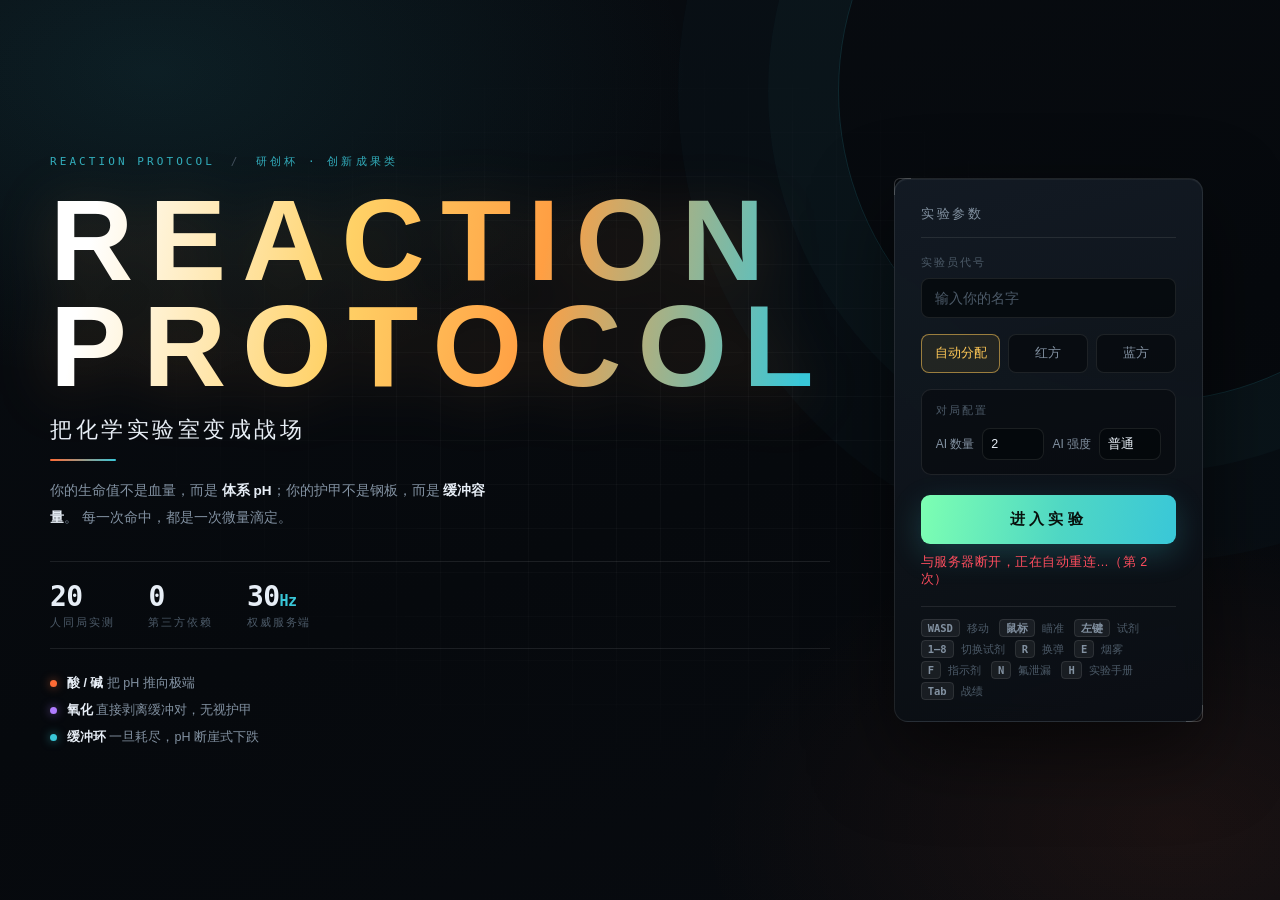
<file: public/index.html>
<!DOCTYPE html>
<html lang="zh-CN">
<head>
<meta charset="utf-8">
<meta name="viewport" content="width=device-width, initial-scale=1, maximum-scale=1, user-scalable=no, viewport-fit=cover">
<meta name="mobile-web-app-capable" content="yes">
<title>Reaction Protocol</title>
<script>
  window.__errors = [];
  window.addEventListener("error", function (e) {
    window.__errors.push((e.message || "error") + " @" + (e.filename || "") + ":" + (e.lineno || 0));
  });
</script>
<link rel="stylesheet" href="style.css">
</head>
<body>
<canvas id="cv"></canvas>

<div id="start">
  <div class="menu">
    <!-- 左：品牌与规则 -->
    <section class="brand">
      <div class="eyebrow">REACTION PROTOCOL <span class="slash">/</span> 研创杯 · 创新成果类</div>
      <h1>REACTION<br>PROTOCOL</h1>
      <p class="tagline">把化学实验室变成战场</p>
      <p class="lede">
        你的生命值不是血量，而是 <b>体系 pH</b>；你的护甲不是钢板，而是 <b>缓冲容量</b>。
        每一次命中，都是一次微量滴定。
      </p>
      <div class="stats">
        <div><b>20</b><span>人同局实测</span></div>
        <div><b>0</b><span>第三方依赖</span></div>
        <div><b>30<em>Hz</em></b><span>权威服务端</span></div>
      </div>
      <div class="rules">
        <div class="rule"><i class="dot acid"></i><span><b>酸 / 碱</b> 把 pH 推向极端</span></div>
        <div class="rule"><i class="dot ox"></i><span><b>氧化</b> 直接剥离缓冲对，无视护甲</span></div>
        <div class="rule"><i class="dot base"></i><span><b>缓冲环</b> 一旦耗尽，pH 断崖式下跌</span></div>
      </div>
    </section>

    <!-- 右：实验参数 -->
    <section class="setup">
      <div class="setup-head">
        <span class="setup-title">实验参数</span>
        <span id="hostTag" class="host-tag"></span>
      </div>

      <label class="field">
        <span>实验员代号</span>
        <input id="nameInput" maxlength="12" placeholder="输入你的名字" autocomplete="off">
      </label>

      <div class="teams">
        <label><input type="radio" name="team" value="auto" checked><span>自动分配</span></label>
        <label><input type="radio" name="team" value="red"><span class="red">红方</span></label>
        <label><input type="radio" name="team" value="blue"><span class="blue">蓝方</span></label>
      </div>

      <div class="room">
        <div class="room-title">对局配置</div>
        <div class="room-row">
          <label for="botCount">AI 数量</label>
          <select id="botCount">
            <option value="0">0（人人对战）</option>
            <option value="1">1</option>
            <option value="2" selected>2</option>
            <option value="4">4</option>
            <option value="6">6</option>
            <option value="8">8</option>
          </select>
          <label for="botDiff">AI 强度</label>
          <select id="botDiff">
            <option value="easy">简单</option>
            <option value="normal" selected>普通</option>
            <option value="hard">困难</option>
          </select>
        </div>
      </div>

      <button id="joinBtn">进入实验</button>
      <div class="guest-note">普通客户端：等房主创建对局后，点此加入</div>
      <div id="connTip"></div>

      <div class="keys">
        <span><b>WASD</b> 移动</span><span><b>鼠标</b> 瞄准</span><span><b>左键</b> 试剂</span>
        <span><b>1–8</b> 切换试剂</span><span><b>R</b> 换弹</span><span><b>E</b> 烟雾</span>
        <span><b>F</b> 指示剂</span><span><b>N</b> 氟泄漏</span><span><b>H</b> 实验手册</span><span><b>Tab</b> 战绩</span>
      </div>
    </section>
  </div>
</div>

<input id="chatInput" maxlength="80" placeholder="输入消息，Enter 发送" autocomplete="off">
<script src="ui.js"></script>
<script src="game.js"></script>
<script src="tutorial.js"></script>
</body>
</html>
</file>
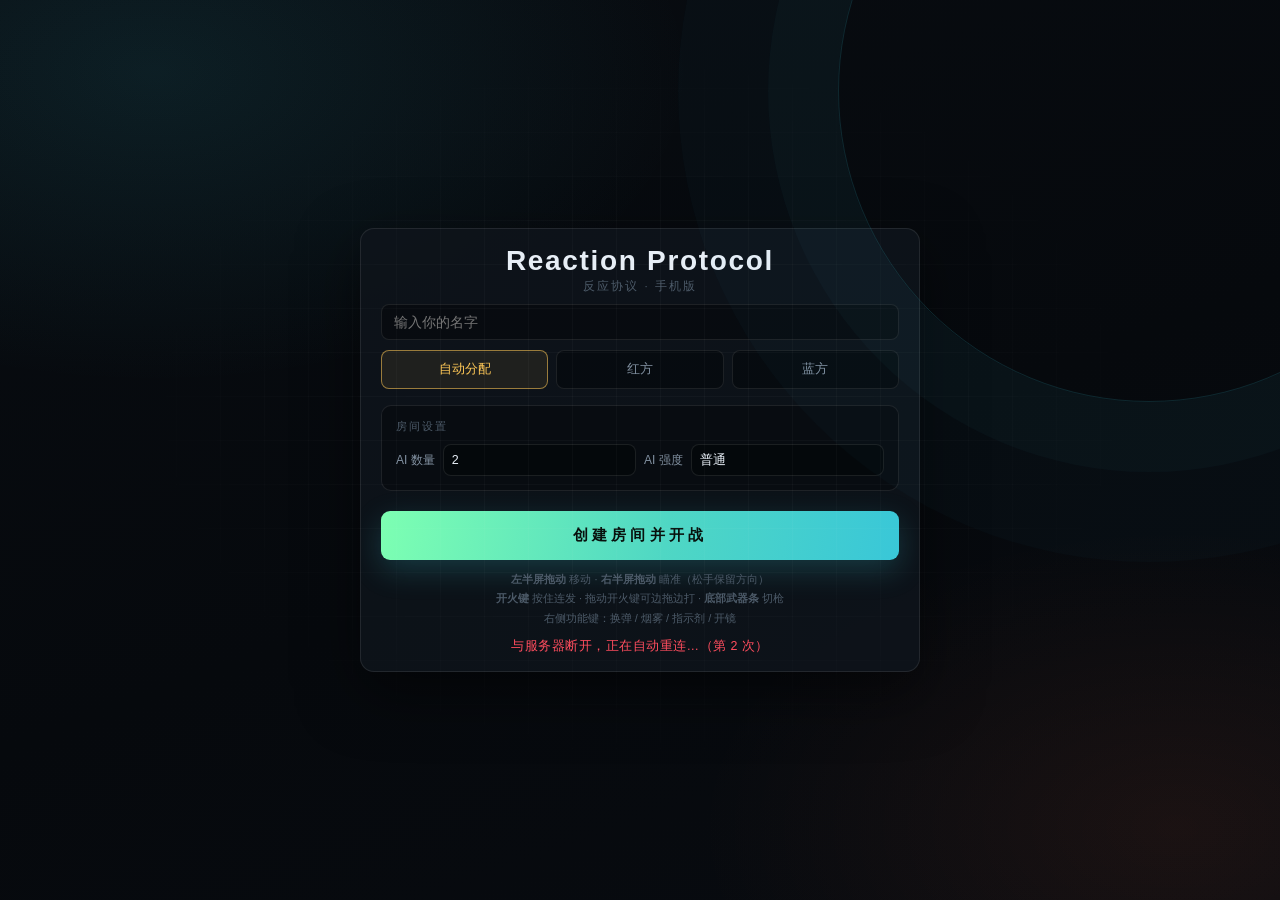
<file: public/mobile.html>
<!DOCTYPE html>
<html lang="zh-CN">
<head>
<meta charset="utf-8">
<meta name="viewport" content="width=device-width, initial-scale=1, maximum-scale=1, user-scalable=no, viewport-fit=cover">
<meta name="mobile-web-app-capable" content="yes">
<title>Reaction Protocol · 手机版</title>
<link rel="stylesheet" href="style.css">
<style>
  /* ---------- 手机版开始界面（mobile.html 专用，不影响 PC 端 index.html） ---------- */
  #start .panel {
    width: min(560px, 92vw); max-height: 100%; box-sizing: border-box;
    padding: 16px 20px; border-radius: 14px; text-align: center;
    background: var(--panel); border: 1px solid var(--line);
    box-shadow: 0 20px 60px rgba(0, 0, 0, 0.5);
    overflow-y: auto;
  }
  #start .panel h1 { font-size: 28px; margin: 0 0 2px; letter-spacing: 0.06em; color: var(--ink); }
  #start .panel .sub { font-size: 11.5px; color: var(--faint); margin: 0 0 10px; letter-spacing: 0.18em; }
  #start .panel #nameInput {
    width: 100%; box-sizing: border-box; padding: 9px 12px; margin-bottom: 10px;
    font-family: var(--cjk); font-size: 14px; color: var(--ink);
    background: rgba(0, 0, 0, 0.35); border: 1px solid var(--line); border-radius: 8px; outline: none;
  }
  #start .panel #nameInput:focus { border-color: rgba(57, 199, 216, 0.6); }
  #start .panel .help { margin-top: 10px; font-size: 11px; line-height: 1.75; color: var(--faint); }
  #start .panel .room-title { display: flex; justify-content: space-between; align-items: center; }

  /* 横屏小屏（手机实测 768×362）：把控件压扁，保证“开战”按钮一定在首屏 */
  @media (orientation: landscape) and (max-height: 480px) {
    #start { padding: 6px; align-items: center; }
    #start .panel { width: min(760px, 97vw); padding: 8px 14px; }
    #start .panel h1 { font-size: 20px; }
    #start .panel .sub { font-size: 10.5px; margin-bottom: 4px; }
    #start .panel #nameInput { padding: 6px 10px; margin-bottom: 6px; font-size: 13px; }
    #start .panel .teams { margin-bottom: 6px; }
    #start .panel .teams span { padding: 4px 0; font-size: 11.5px; }
    #start .panel .room { padding: 6px 8px; margin-bottom: 6px; }
    #start .panel .room-row { gap: 6px; }
    #start .panel .room-row select { padding: 3px 6px; font-size: 12px; }
    #start .panel #joinBtn { padding: 8px 0; font-size: 14px; letter-spacing: 0.2em; }
    #start .panel .help { display: none; }        /* 横屏优先露出按钮；操作说明在游戏内看 */
    #chatInput { top: 8%; bottom: auto; width: min(420px, 70vw); }
  }
</style>
</head>
<body>
<canvas id="cv"></canvas>

<div id="start">
  <div class="panel">
    <h1>Reaction Protocol</h1>
    <p class="sub">反应协议 · 手机版</p>
    <input id="nameInput" maxlength="12" placeholder="输入你的名字" autocomplete="off">
    <div class="teams">
      <label><input type="radio" name="team" value="auto" checked><span>自动分配</span></label>
      <label><input type="radio" name="team" value="red"><span class="red">红方</span></label>
      <label><input type="radio" name="team" value="blue"><span class="blue">蓝方</span></label>
    </div>
    <div class="room">
      <div class="room-title">房间设置 <span id="hostTag"></span></div>
      <div class="room-row">
        <label for="botCount">AI 数量</label>
        <select id="botCount">
          <option value="0">0（人人对战）</option>
          <option value="1">1</option>
          <option value="2" selected>2</option>
          <option value="4">4</option>
          <option value="6">6</option>
          <option value="8">8</option>
        </select>
        <label for="botDiff">AI 强度</label>
        <select id="botDiff">
          <option value="easy">简单</option>
          <option value="normal" selected>普通</option>
          <option value="hard">困难</option>
        </select>
      </div>
    </div>
    <button id="joinBtn">创建房间并开战</button>
    <div class="guest-note">普通客户端：等房主创建房间后，点此加入对战</div>
    <div class="help">
      <b>左半屏拖动</b> 移动 · <b>右半屏拖动</b> 瞄准 · <b>开火键</b> 按住连发<br>
      右侧圆键：换弹 / 烟雾 / 指示剂 / 开镜 · 底部武器条切枪 · 右上角战绩·聊天·管理
    </div>
    <div id="connTip"></div>
  </div>
</div>
<input id="chatInput" maxlength="80" placeholder="输入消息，回车发送" autocomplete="off" enterkeyhint="send">

<script>window.__MOBILE__ = true;</script>
<script src="mobile_layout.js"></script>
<script src="ui.js"></script>
<script src="game.js"></script>
<script src="tutorial.js"></script>
<script src="mobile.js"></script>
</body>
</html>
</file>
<file: public/style.css>
/* ============================================================
   化战 · Reaction Arena — 设计系统 v1
   关键词：实验室仪器 / 等宽数字 / 酸橙-碱青-中性绿
   ============================================================ */
:root {
  --bg: #070a0e;
  --bg2: #0b1016;
  --panel: rgba(14, 20, 27, 0.86);
  --panel-solid: #0e141b;
  --line: rgba(255, 255, 255, 0.09);
  --line-hot: rgba(255, 255, 255, 0.20);
  --ink: #e7eef6;
  --dim: #8291a1;
  --faint: #4c5a68;
  --acid: #ff6b35;
  --base: #39c7d8;
  --neutral: #7dffb2;
  --warn: #ffc857;
  --ox: #b07cff;
  --danger: #ff4d5e;
  --red: #ff5252;
  --blue: #4da6ff;
  --cjk: "Source Han Sans SC", "Noto Sans CJK SC", "Microsoft YaHei", "PingFang SC", sans-serif;
  --mono: "JetBrains Mono", "Cascadia Mono", "Consolas", "SFMono-Regular", monospace;
}

* { margin: 0; padding: 0; box-sizing: border-box; }
html, body { width: 100%; height: 100%; overflow: hidden; background: var(--bg); }
body {
  font-family: var(--cjk);
  color: var(--ink);
  -webkit-font-smoothing: antialiased;
}
#cv { display: block; width: 100%; height: 100%; cursor: none; }

/* ---------- 背景：实验室暗场 ---------- */
#start {
  position: fixed; inset: 0; z-index: 10;
  display: flex; align-items: center; justify-content: center;
  padding: 32px;
  background:
    radial-gradient(900px 520px at 12% 8%, rgba(57, 199, 216, 0.10), transparent 60%),
    radial-gradient(800px 500px at 92% 92%, rgba(255, 107, 53, 0.08), transparent 60%),
    linear-gradient(160deg, #080c11 0%, #06090d 55%, #080b10 100%);
  overflow: hidden;
}
#start::before {
  content: ""; position: absolute; inset: 0; pointer-events: none;
  background-image:
    linear-gradient(rgba(255,255,255,0.028) 1px, transparent 1px),
    linear-gradient(90deg, rgba(255,255,255,0.028) 1px, transparent 1px);
  background-size: 44px 44px, 44px 44px;
  mask-image: radial-gradient(700px 500px at 50% 45%, #000 30%, transparent 78%);
  -webkit-mask-image: radial-gradient(700px 500px at 50% 45%, #000 30%, transparent 78%);
}
#start::after {
  content: ""; position: absolute; width: 620px; height: 620px; right: -180px; top: -220px;
  border: 1px solid rgba(57, 199, 216, 0.16); border-radius: 50%;
  box-shadow: 0 0 0 70px rgba(57, 199, 216, 0.03), 0 0 0 160px rgba(57, 199, 216, 0.02);
  pointer-events: none;
}
#start.hidden { display: none; }

/* ---------- 主布局 ---------- */
.menu {
  position: relative; z-index: 1;
  width: min(1180px, 100%);
  display: grid;
  grid-template-columns: 1.08fr 0.92fr;
  gap: clamp(28px, 5vw, 76px);
  align-items: center;
}

/* ---------- 左：品牌 ---------- */
.eyebrow {
  font-family: var(--mono);
  font-size: 11px; letter-spacing: 0.28em; color: var(--base);
  opacity: 0.85; margin-bottom: 18px;
}
.eyebrow .slash { color: var(--faint); margin: 0 6px; }
.brand h1 {
  font-size: clamp(64px, 9vw, 118px);
  line-height: 0.92;
  letter-spacing: 0.14em;
  font-weight: 800;
  background: linear-gradient(100deg, #ffffff 6%, #ffd166 38%, #ff9f43 62%, #39c7d8 96%);
  -webkit-background-clip: text; background-clip: text; color: transparent;
  filter: drop-shadow(0 8px 30px rgba(255, 159, 67, 0.18));
  margin-bottom: 16px;
}
.tagline {
  font-size: clamp(17px, 2vw, 22px); letter-spacing: 0.16em; color: var(--ink);
  margin-bottom: 16px;
}
.tagline::after {
  content: ""; display: block; width: 66px; height: 2px; margin-top: 14px;
  background: linear-gradient(90deg, var(--acid), var(--base)); border-radius: 2px;
}
.lede {
  max-width: 440px; font-size: 13.5px; line-height: 2; color: var(--dim);
}
.lede b { color: var(--ink); font-weight: 600; }

.stats {
  display: flex; gap: 34px; margin: 30px 0 26px;
  padding: 18px 0; border-top: 1px solid var(--line); border-bottom: 1px solid var(--line);
}
.stats div { display: flex; flex-direction: column; gap: 3px; }
.stats b {
  font-family: var(--mono); font-size: 28px; font-weight: 700; color: var(--ink);
  letter-spacing: -0.02em;
}
.stats b em { font-style: normal; font-size: 15px; color: var(--base); }
.stats span { font-size: 10.5px; letter-spacing: 0.18em; color: var(--faint); }

.rules { display: grid; gap: 10px; }
.rule { display: flex; align-items: center; gap: 10px; font-size: 12.5px; color: var(--dim); }
.rule b { color: var(--ink); font-weight: 600; }
.dot { width: 7px; height: 7px; border-radius: 50%; display: inline-block; flex: none; }
.dot.acid { background: var(--acid); box-shadow: 0 0 10px rgba(255, 107, 53, 0.6); }
.dot.base { background: var(--base); box-shadow: 0 0 10px rgba(57, 199, 216, 0.6); }
.dot.ox { background: var(--ox); box-shadow: 0 0 10px rgba(176, 124, 255, 0.6); }

/* ---------- 右：参数面板 ---------- */
.setup {
  position: relative;
  background: linear-gradient(165deg, rgba(20, 28, 37, 0.92), rgba(10, 14, 19, 0.94));
  border: 1px solid var(--line);
  border-radius: 14px;
  padding: 26px 26px 22px;
  box-shadow: 0 30px 80px rgba(0, 0, 0, 0.55), inset 0 1px 0 rgba(255, 255, 255, 0.05);
  backdrop-filter: blur(10px);
}
.setup::before, .setup::after {
  content: ""; position: absolute; width: 16px; height: 16px; pointer-events: none;
  border-color: var(--line-hot); border-style: solid;
}
.setup::before { top: -1px; left: -1px; border-width: 1px 0 0 1px; border-radius: 6px 0 0 0; }
.setup::after { bottom: -1px; right: -1px; border-width: 0 1px 1px 0; border-radius: 0 0 6px 0; }

.setup-head {
  display: flex; align-items: baseline; justify-content: space-between;
  padding-bottom: 14px; margin-bottom: 18px; border-bottom: 1px solid var(--line);
}
.setup-title { font-size: 13px; letter-spacing: 0.22em; color: var(--dim); }
.host-tag { font-family: var(--mono); font-size: 10.5px; color: var(--warn); letter-spacing: 0.08em; }

.field { display: block; margin-bottom: 16px; }
.field span {
  display: block; font-size: 10.5px; letter-spacing: 0.2em;
  color: var(--faint); margin-bottom: 8px;
}
.field input, .room select {
  width: 100%; background: rgba(4, 7, 10, 0.72);
  border: 1px solid var(--line); border-radius: 8px;
  color: var(--ink); font-family: var(--cjk); font-size: 14px;
  padding: 11px 13px; outline: none; transition: border-color .15s, box-shadow .15s;
}
.field input { text-align: left; }
.field input::placeholder { color: var(--faint); }
.field input:focus, .room select:focus {
  border-color: rgba(57, 199, 216, 0.55);
  box-shadow: 0 0 0 3px rgba(57, 199, 216, 0.10);
}

.teams { display: grid; grid-template-columns: 1fr 1fr 1fr; gap: 8px; margin-bottom: 16px; }
.teams label { cursor: pointer; }
.teams input { display: none; }
.teams span {
  display: block; text-align: center; padding: 10px 0; font-size: 12.5px;
  color: var(--dim); background: rgba(4, 7, 10, 0.6);
  border: 1px solid var(--line); border-radius: 8px; transition: all .15s;
}
.teams label:nth-child(1) input:checked + span { color: var(--warn); border-color: rgba(255, 200, 87, 0.55); background: rgba(255, 200, 87, 0.08); }
.teams label:nth-child(2) input:checked + span { color: var(--red); border-color: rgba(255, 82, 82, 0.55); background: rgba(255, 82, 82, 0.08); }
.teams label:nth-child(3) input:checked + span { color: var(--blue); border-color: rgba(77, 166, 255, 0.55); background: rgba(77, 166, 255, 0.08); }

.room {
  background: rgba(4, 7, 10, 0.5);
  border: 1px solid var(--line); border-radius: 10px;
  padding: 14px; margin-bottom: 18px;
}
.room-title {
  font-size: 10.5px; letter-spacing: 0.2em; color: var(--faint);
  margin-bottom: 10px;
}
.room-row { display: flex; align-items: center; gap: 8px; }
.room-row label { font-size: 12px; color: var(--dim); white-space: nowrap; }
.room-row select {
  flex: 1; min-width: 0; padding: 8px 8px; font-size: 12.5px;
  appearance: none; -webkit-appearance: none;
}
.room-row select:disabled { opacity: .4; cursor: not-allowed; }

#joinBtn {
  width: 100%; padding: 15px 0; margin-top: 2px;
  font-family: var(--cjk); font-size: 15px; font-weight: 700; letter-spacing: 0.28em;
  color: #08110d; cursor: pointer; border: none; border-radius: 9px;
  background: linear-gradient(100deg, var(--neutral), #4fd7c4 55%, var(--base));
  box-shadow: 0 10px 30px rgba(57, 199, 216, 0.22);
  transition: transform .12s, box-shadow .12s, filter .12s;
}
#joinBtn:hover { transform: translateY(-1px); filter: brightness(1.06); box-shadow: 0 14px 36px rgba(57, 199, 216, 0.3); }
#joinBtn:active { transform: translateY(0); }

.guest-note { display: none; margin-top: 10px; font-size: 11.5px; color: var(--faint); }
body.guest .guest-note { display: block; }
#connTip { margin-top: 10px; font-size: 12.5px; color: var(--danger); min-height: 16px; letter-spacing: 0.04em; }

.keys {
  display: flex; flex-wrap: wrap; gap: 6px 10px;
  margin-top: 18px; padding-top: 14px; border-top: 1px solid var(--line);
}
.keys span { font-size: 11px; color: var(--faint); white-space: nowrap; }
.keys b {
  font-family: var(--mono); font-weight: 600; font-size: 10.5px; color: var(--dim);
  background: rgba(255, 255, 255, 0.06); border: 1px solid var(--line);
  border-radius: 4px; padding: 2px 6px; margin-right: 4px;
}

/* ---------- 聊天输入 ---------- */
#chatInput {
  position: fixed; left: 50%; bottom: 15%; transform: translateX(-50%);
  width: 460px; max-width: 86vw; padding: 10px 14px;
  font-family: var(--cjk); font-size: 14px;
  background: rgba(6, 9, 13, 0.92); color: var(--ink);
  border: 1px solid rgba(57, 199, 216, 0.55); border-radius: 8px;
  outline: none; display: none; z-index: 20;
  box-shadow: 0 0 0 3px rgba(57, 199, 216, 0.08);
}
#chatInput.show { display: block; }

/* ---------- 响应式 ---------- */
@media (max-width: 900px) {
  #start { padding: 20px; overflow-y: auto; align-items: flex-start; }
  .menu { grid-template-columns: 1fr; gap: 26px; padding: 18px 0 40px; }
  .brand h1 { font-size: 64px; }
  .lede { max-width: none; }
  .stats { gap: 22px; margin: 20px 0; }
  .rules { display: none; }
}
@media (max-width: 520px) {
  .brand h1 { font-size: 52px; }
  .tagline { font-size: 16px; }
  .setup { padding: 20px 18px 18px; }
  .teams span { font-size: 11.5px; }
  .keys { display: none; }
  .stats span { letter-spacing: .1em; }
}
</file>
